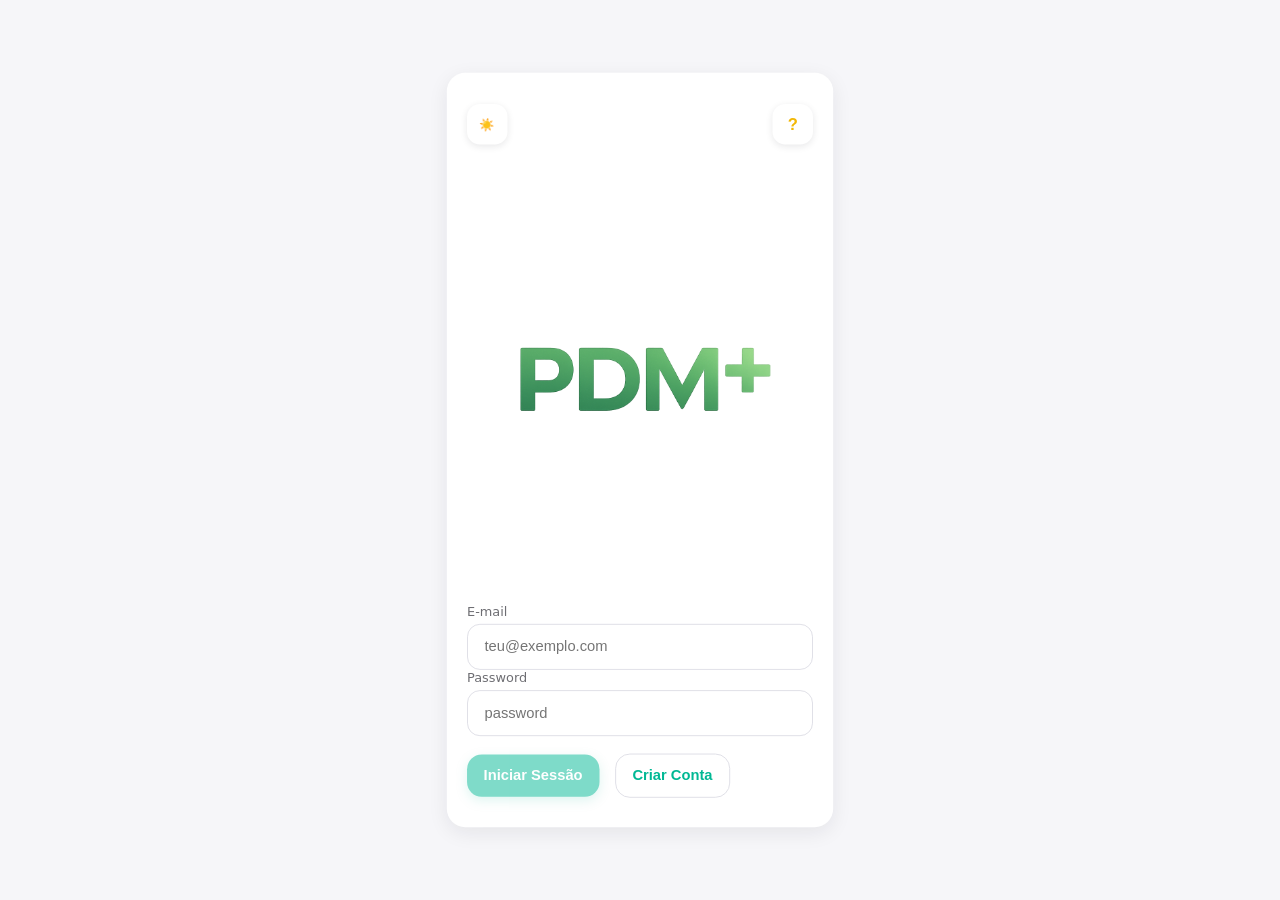
<file: index.html>
<!doctype html>
<html lang="pt">
<head>
  <meta charset="utf-8" />
  <meta name="viewport" content="width=device-width,initial-scale=1" />
  <title>App Login</title>
  <link rel="stylesheet" href="style.css">
  <script src="scripts/login.js" defer></script>
</head>
<body>
  <div class="app">
    <div class="card" role="main" aria-labelledby="loginTitle">
      <div class="top-icons">
        <button class="icon-btn" aria-label="Alternar tema" onclick="toggleTheme()" type="button" style="box-shadow:0 2px 8px rgba(28,28,40,0.10);border:none;">
          <span id="themeToggleIcon">�~?��?</span>
        </button>
        <button class="icon-btn" aria-label="Ajuda" type="button" onclick="toggleHelp()" style="box-shadow:0 2px 8px rgba(28,28,40,0.10);border:none;"><span class="help-icon">?</span></button>
      </div>

      <!-- Brand image (single image PDM1) -->
      <img id="brandImage" src="resources/PDM1.png" alt="PDM">

      <div class="center-box">
        <div class="form-group">
          <div class="label">E-mail</div>
          <div class="input">
            <input type="email" id="email" placeholder="teu@exemplo.com" autocomplete="email">
          </div>
        </div>

        <!-- Help dialog (hidden by default) -->
        <div id="helpPanel" class="help-panel" role="dialog" aria-hidden="true" aria-label="Informações sobre PDM+">
          <div class="help-content">
            <button class="help-close" aria-label="Fechar" onclick="toggleHelp()">?</button>
            <p>O PDM+ é uma aplicação desenvolvida com o intuito de facilitar a comunicação entre proprietários e empreiteiros para desenvolver ou renovar habitações contidas nas ARUs dos Planos de Desenvolvimento Municipal dos respetivos concelhos da Área Metropolitana de Lisboa.</p>
          </div>
        </div>

        <div class="form-group">
          <div class="label">Password</div>
          <div class="input">
            <input type="password" id="password" placeholder="password" autocomplete="current-password">
          </div>
        </div>

        <button class="btn btn-primary" type="button" onclick="login()">Iniciar Sessão</button>

        <button class="btn btn-ghost" onclick="location.href='account-creation.html'">Criar Conta</button>

        <div id="mensagem" style="margin-top:10px;text-align:center;font-size:13px;color:var(--muted);"></div>
      </div>
    </div>
  </div>
</body>
</html>
</file>
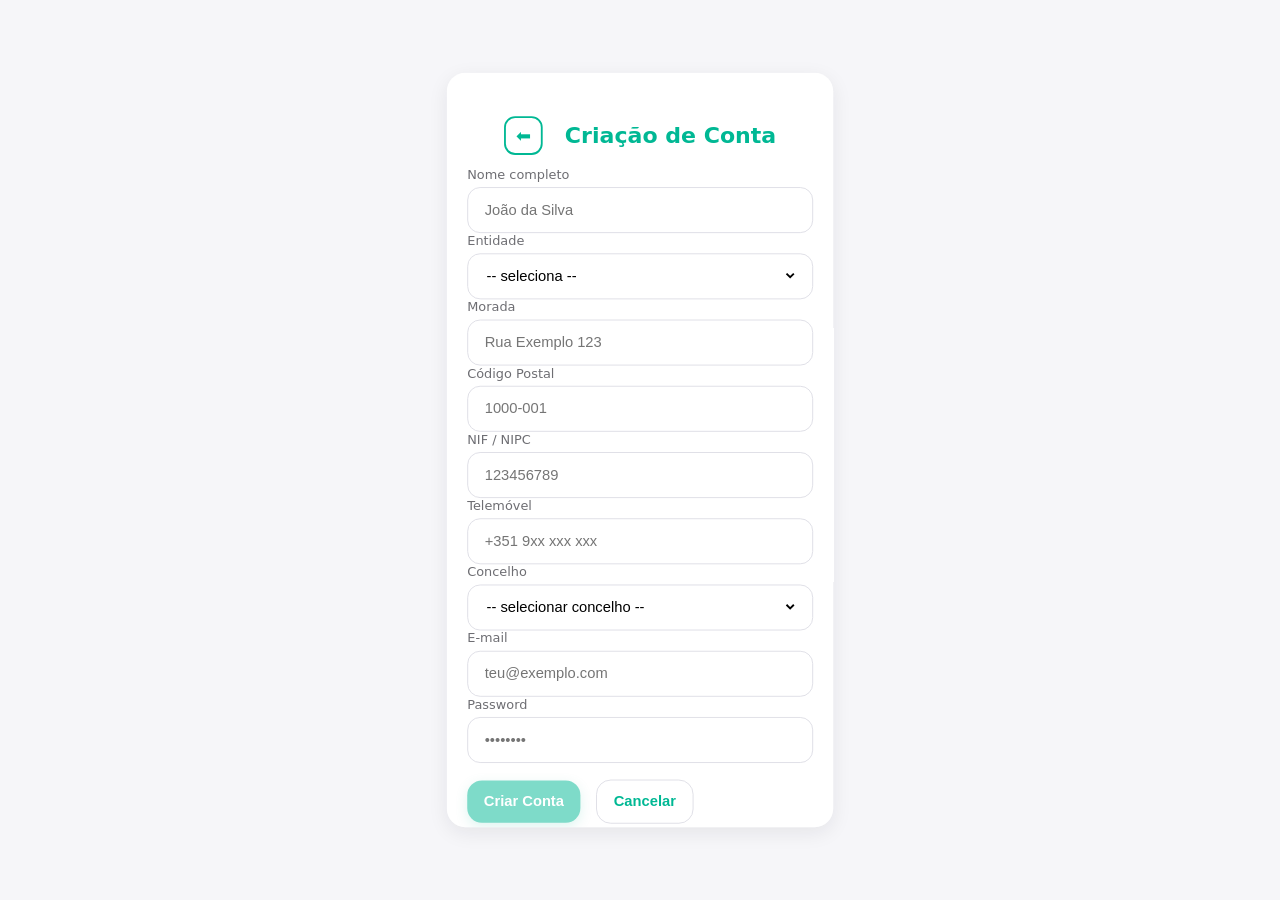
<file: account-creation.html>
<!doctype html>
<html lang="pt">
<head>
  <meta charset="utf-8" />
  <meta name="viewport" content="width=device-width,initial-scale=1" />
  <link rel="stylesheet" href="style.css">
  <script src="scripts/theme.js" defer></script>
</head>
<body>
  <div class="app">
    <div class="card" role="main" aria-labelledby="createTitle">
      
      <div class="header">
      <button class="help-btn" onclick="window.location.href='index.html'">⬅</button>
       <h2>Criação de Conta</h2>
    </div>

      <form id="createForm" onsubmit="handleSubmit(event)">
        <div class="form-group">
          <div class="label">Nome completo</div>
          <div class="input"><input name="nome" required placeholder="João da Silva"></div>
        </div>

        <div class="row">
          <div class="form-group small">
            <div class="label">Entidade</div>
            <div class="input">
              <select id="entidadeSelect" name="entidade">
                <option value="">-- seleciona --</option>
                <option value="Proprietario">Proprietário</option>
                <option value="Empreiteiro">Empreiteiro</option>
              </select>
            </div>
          </div>

          <div class="form-group small" id="categoriaWrapper" style="display:none;">
            <div class="label">Categoria</div>
            <div class="input multi-select">
              <select id="categoriaSelect" name="categoria" multiple size="7" aria-label="Selecione uma ou mais categorias">
                <option>Arquiteto</option>
                <option>Canalizador</option>
                <option>Carpinteiro</option>
                <option>Eletricista</option>
                <option>Engenheiro</option>
                <option>Pedreiro</option>
                <option>Pintor</option>
              </select>
            </div>
          </div>
        </div>

        <div class="row">
          <div class="form-group small">
            <div class="label">Morada</div>
            <div class="input"><input name="morada" placeholder="Rua Exemplo 123"></div>
          </div>
          <div class="form-group small">
            <div class="label">Código Postal</div>
            <div class="input"><input name="codpostal" placeholder="1000-001"></div>
          </div>
        </div>

        <div class="form-group">
          <div class="label">NIF / NIPC</div>
          <div class="input"><input name="nif" placeholder="123456789"></div>
        </div>

        <div class="form-group">
          <div class="label">Telemóvel</div>
          <div class="input"><input name="telemovel" placeholder="+351 9xx xxx xxx"></div>
        </div>

        <div class="form-group">
          <div class="label">Concelho</div>
          <div class="input">
            <select name="concelho">
              <option value="">-- selecionar concelho --</option>
              <option>Lisboa</option>
              <option>Amadora</option>
              <option>Oeiras</option>
              <option>Cascais</option>
              <option>Sintra</option>
              <option>Loures</option>
              <option>Odivelas</option>
              <option>Vila Franca de Xira</option>
              <option>Mafra</option>
              <option>Almada</option>
              <option>Seixal</option>
              <option>Barreiro</option>
              <option>Moita</option>
              <option>Montijo</option>
              <option>Alcochete</option>
              <option>Palmela</option>
              <option>Sesimbra</option>
              <option>Setúbal</option>
            </select>
          </div>
        </div>

        <div class="form-group">
          <div class="label">E-mail</div>
          <div class="input"><input type="email" name="email" placeholder="teu@exemplo.com"></div>
        </div>

        <div class="form-group">
          <div class="label">Password</div>
          <div class="input"><input type="password" name="password" placeholder="••••••••"></div>
        </div>

        <div class="flex-row mt-8" style="margin-top:18px; gap:10px;">
          <button id="createBtn" class="btn btn-primary" type="submit" disabled aria-disabled="true">Criar Conta</button>
          <button class="btn btn-ghost" type="button" onclick="location.href='index.html'">Cancelar</button>
        </div>
      </form>
    </div>
  </div>

  <script src="scripts/account.js" defer></script>
</body>
</html>
</file>
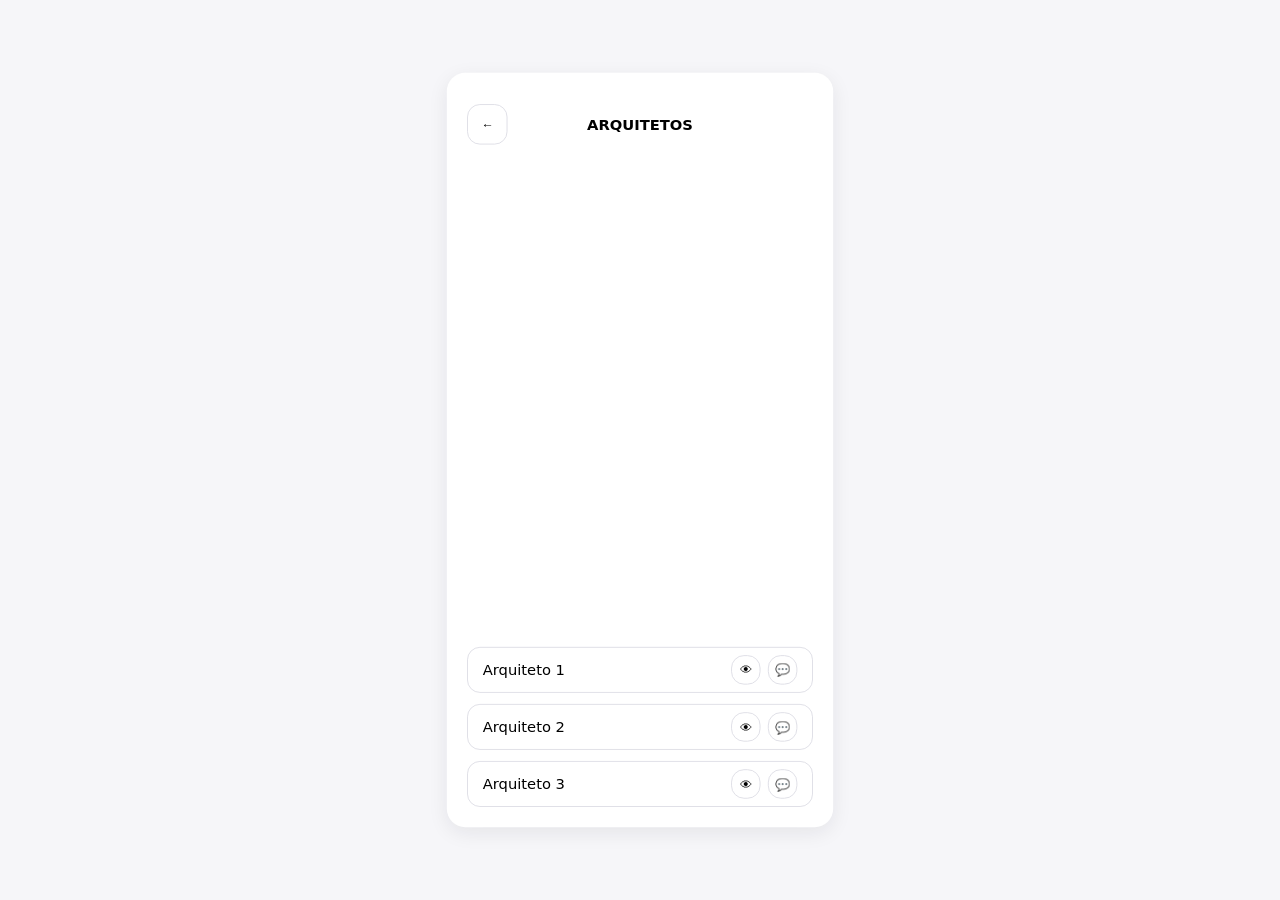
<file: architect-list.html>
<!doctype html>
<html lang="pt">
<head>
  <meta charset="utf-8">
  <meta name="viewport" content="width=device-width,initial-scale=1">
  <title>Arquitetos</title>
  <link rel="stylesheet" href="style.css">
  <script>
    const arquitetos = [
      { nome: "Arquiteto 1" },
      { nome: "Arquiteto 2" },
      { nome: "Arquiteto 3" }
    ];
    window.onload = () => {
      const lista = document.getElementById('lista');
      arquitetos.forEach((a, i) => {
        const item = document.createElement('div');
        item.className = 'input';
        item.style.cursor = 'pointer';
        item.innerHTML = `
          <span>${a.nome}</span>
          <span style="margin-left:auto;display:flex;gap:8px;">
            <button class="icon-btn" style="width:32px;height:32px;" onclick="verPerfil(${i})">👁</button>
            <button class="icon-btn" style="width:32px;height:32px;" onclick="abrirChat(${i})">💬</button>
          </span>
        `;
        lista.appendChild(item);
      });
    };
    function verPerfil(i){ location.href='perfil.html?i='+i; }
    function abrirChat(i){ location.href='chat.html?i='+i; }
  </script>
</head>
<body>
  <div class="app">
    <div class="card">
      <div class="top-icons">
        <button class="icon-btn" onclick="location.href='area.html'">←</button>
        <div style="font-weight:700;">ARQUITETOS</div>
        <div style="width:44px"></div>
      </div>
      <div id="lista" style="display:flex;flex-direction:column;gap:12px;margin-top:18px;"></div>
    </div>
  </div>
</body>
</html>
</file>
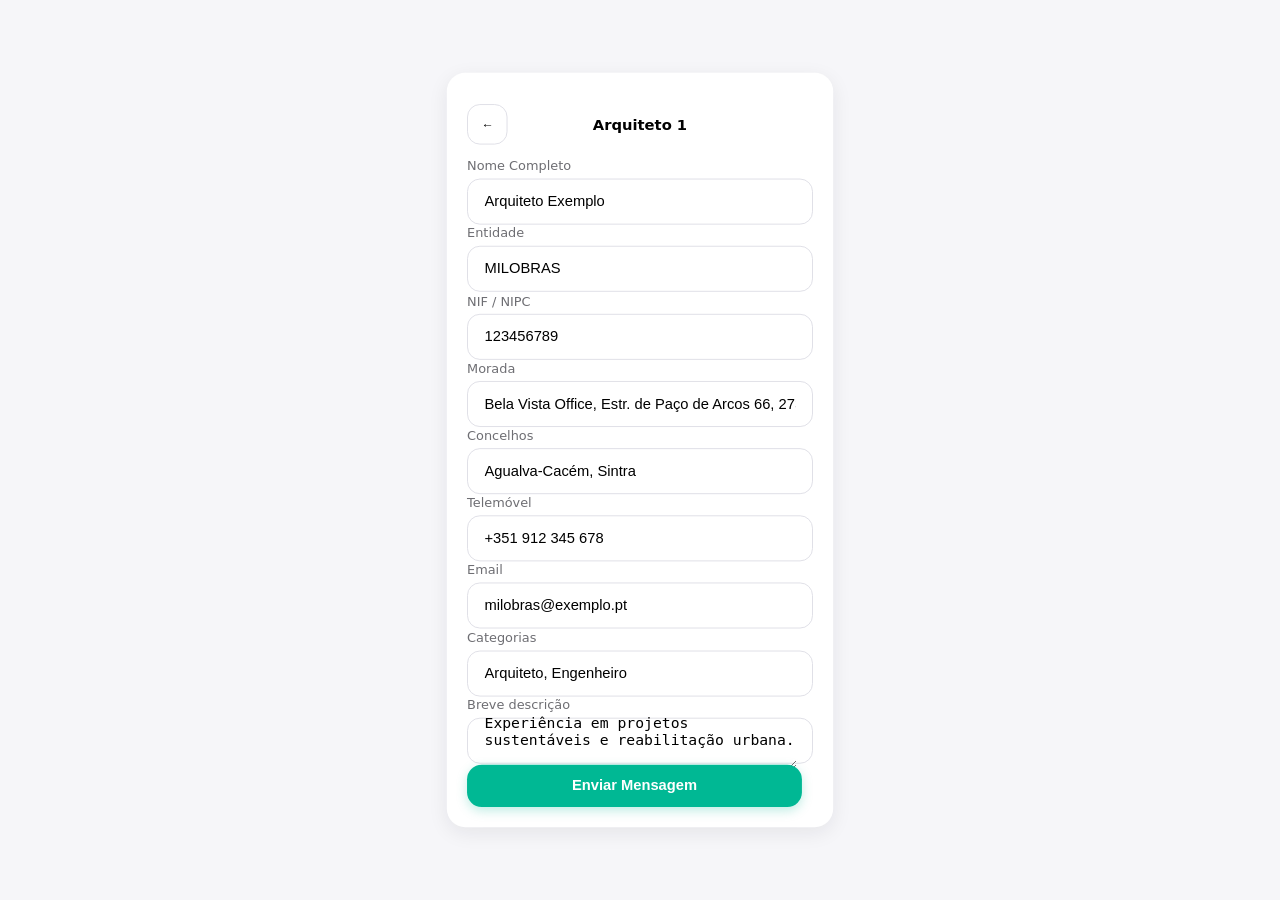
<file: architect-profiles.html>
<!doctype html>
<html lang="pt">
<head>
  <meta charset="utf-8">
  <meta name="viewport" content="width=device-width,initial-scale=1">
  <title>Perfil Arquiteto</title>
  <link rel="stylesheet" href="style.css">
  <script src="scripts/theme.js" defer></script>
  <script>
    window.onload = () => {
      const params = new URLSearchParams(location.search);
      const i = params.get('i') || 0;
      document.getElementById('titulo').textContent = "Arquiteto " + (parseInt(i)+1);
      // Tornar todos os campos apenas leitura neste detalhe
      document.querySelectorAll('input, textarea').forEach(el => {
        el.readOnly = true;
        el.setAttribute('aria-readonly', 'true');
      });
    };
  </script>
  <script src="scripts/theme.js" defer></script>
</head>
<body>
  <div class="app">
    <div class="card">
      <div class="top-icons">
        <button class="icon-btn" onclick="location.href='arquitetos.html'">←</button>
        <div id="titulo" style="font-weight:700;">Arquiteto</div>
        <div style="width:44px"></div>
      </div>

      <div class="form-group"><div class="label">Nome Completo</div><div class="input"><input value="Arquiteto Exemplo"></div></div>
      <div class="form-group"><div class="label">Entidade</div><div class="input"><input value="MILOBRAS"></div></div>
      <div class="form-group"><div class="label">NIF / NIPC</div><div class="input"><input value="123456789"></div></div>
      <div class="form-group"><div class="label">Morada</div><div class="input"><input value="Bela Vista Office, Estr. de Paço de Arcos 66, 2735-308"></div></div>
      <div class="form-group"><div class="label">Concelhos</div><div class="input"><input value="Agualva-Cacém, Sintra"></div></div>
      <div class="form-group"><div class="label">Telemóvel</div><div class="input"><input value="+351 912 345 678"></div></div>
      <div class="form-group"><div class="label">Email</div><div class="input"><input value="milobras@exemplo.pt"></div></div>
      <div class="form-group"><div class="label">Categorias</div><div class="input"><input value="Arquiteto, Engenheiro"></div></div>

      <div class="form-group">
        <div class="label">Breve descrição</div>
        <div class="input">
          <textarea rows="3" placeholder="Breve resumo do arquiteto...">Experiência em projetos sustentáveis e reabilitação urbana.</textarea>
        </div>
      </div>

      <button class="btn btn-primary" onclick="location.href='chat.html'">Enviar Mensagem</button>
    </div>
  </div>
</body>
</html>
</file>
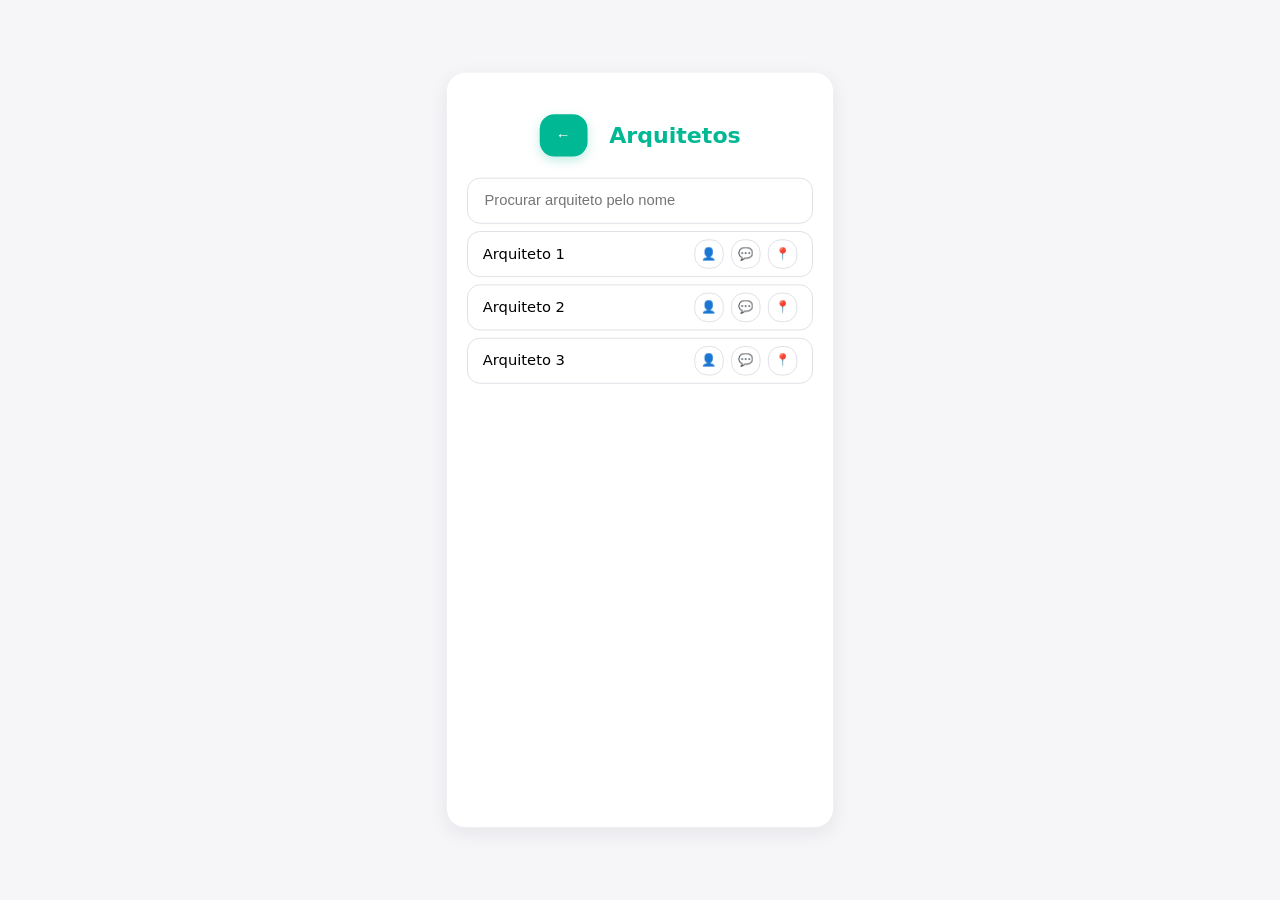
<file: arquitetos.html>
<!doctype html>
<html lang="pt">
<head>
  <meta charset="utf-8">
  <meta name="viewport" content="width=device-width,initial-scale=1">
  <title>Arquitetos</title>
  <link rel="stylesheet" href="style.css">
  <script src="scripts/theme.js" defer></script>
  <script>
    const arquitetos = [
      {
        nome: "Arquiteto 1",
        morada: "Bela Vista Office, Estr. de Paço de Arcos 66, 2735-308",
        coords: { lat: 38.7609, lng: -9.297 }
      },
      {
        nome: "Arquiteto 2",
        morada: "Av. de Sintra 120, 2710-716 Sintra",
        coords: { lat: 38.8021, lng: -9.3786 }
      },
      {
        nome: "Arquiteto 3",
        morada: "Rua da Liberdade 10, 2635-123 Rio de Mouro",
        coords: { lat: 38.7705, lng: -9.3278 }
      }
    ];

    window.addEventListener('DOMContentLoaded', () => {
      const searchInput = document.getElementById('architectSearch');
      renderList();
      if (searchInput) {
        searchInput.addEventListener('input', () => renderList(searchInput.value));
      }
    });

    function renderList(filterText = '') {
      const lista = document.getElementById('lista');
      if (!lista) return;
      lista.innerHTML = '';

      const query = filterText.trim().toLowerCase();
      const filtered = arquitetos
        .map((a, idx) => ({ ...a, idx }))
        .filter(({ nome }) => !query || (nome || '').toLowerCase().includes(query));

      filtered.forEach((a) => {
        const item = document.createElement('div');
        item.className = 'input';
        item.style.cursor = 'pointer';
        item.style.alignItems = 'center';
        item.style.fontWeight = '500';
        item.style.marginTop = '8px'; // espacamento vertical entre itens
        item.innerHTML = `
          <span>${a.nome}</span>
          <span style="margin-left:auto;display:flex;gap:8px;">
            <button class="icon-btn" style="width:32px;height:32px;" title="profile" aria-label="profile" onclick="verPerfil(${a.idx})">&#128100;</button>
            <button class="icon-btn" style="width:32px;height:32px;" title="message" aria-label="message" onclick="abrirChat(${a.idx})">&#128172;</button>
            <button class="icon-btn" style="width:32px;height:32px;" title="location" aria-label="location" onclick="fixarNoMapa(${a.idx})">&#128205;</button>
          </span>
        `;
        lista.appendChild(item);
      });
    }

    function verPerfil(i){ location.href='architect-profiles.html?i='+i; }
    function abrirChat(i){ location.href='chat.html?i='+i; }
    function fixarNoMapa(i){
      const escolhido = arquitetos[i];
      if (!escolhido) return;
      localStorage.setItem('selectedArchitectLocation', JSON.stringify({
        nome: escolhido.nome,
        morada: escolhido.morada,
        coords: escolhido.coords
      }));
      location.href = 'area.html';
    }
  </script>
</head>
<body>
  <div class="app">
    <div class="card" role="main" aria-labelledby="architectsTitle" style="justify-content:flex-start;">
      <div class="header">
        <button class="btn btn-primary" onclick="location.href='search.html'">&#8592;</button>
        <h2 id="architectsTitle">Arquitetos</h2>
      </div>
      <div class="input" style="margin-top:12px;">
        <input id="architectSearch" type="search" placeholder="Procurar arquiteto pelo nome" aria-label="Procurar arquiteto">
      </div>
      <div id="lista" style="margin-top:0;"></div>
    </div>
  </div>
</body>
</html>
</file>
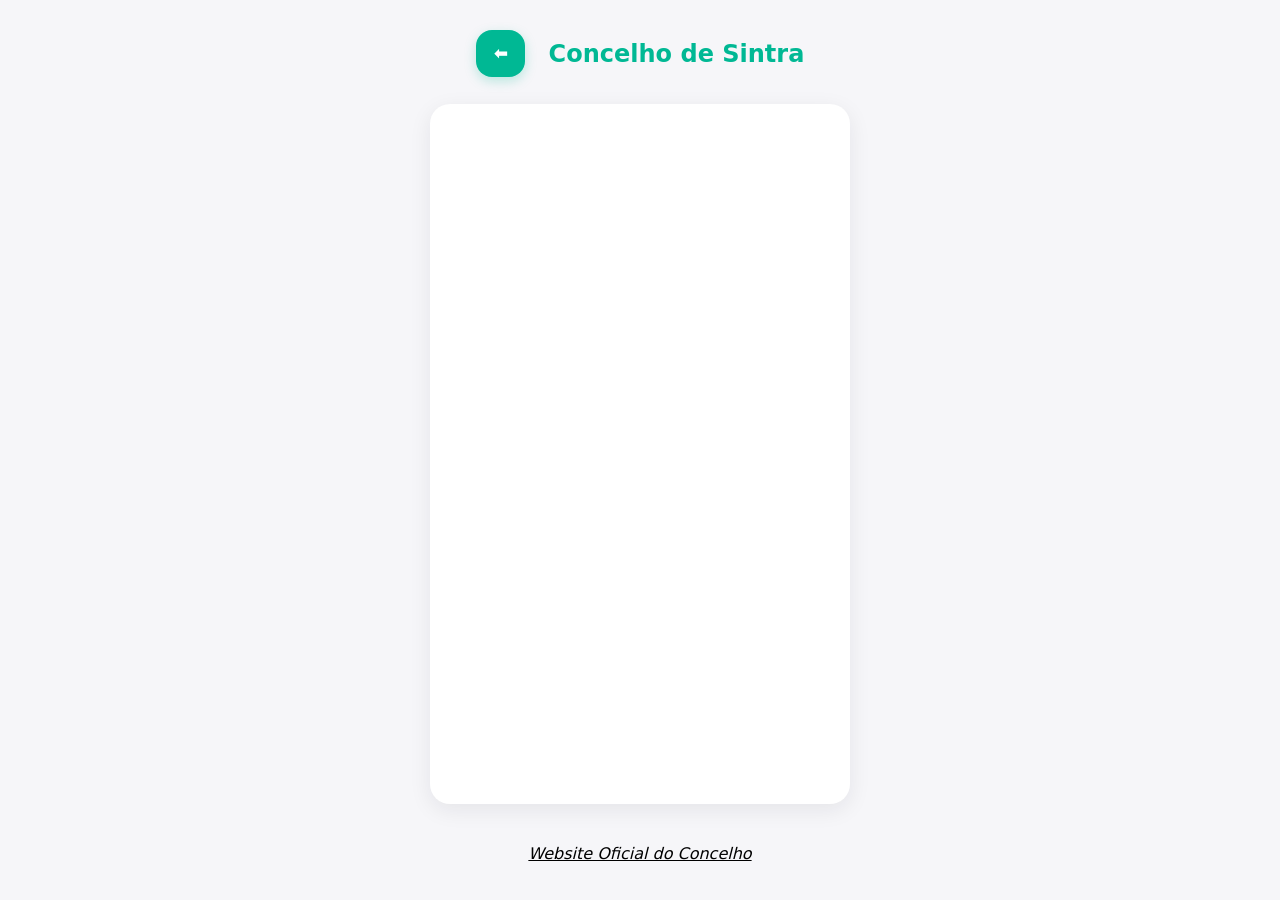
<file: bens-pens.html>
<!DOCTYPE html>
<html lang="pt">
<head>
<meta charset="UTF-8">
<meta name="viewport" content="width=device-width, initial-scale=1.0">
<title>Benefícios e Penalizações</title>
<script src="scripts/theme.js" defer></script>
<link rel="stylesheet" href="style.css">


</head>
<body class="pdf-page">
  <div class="header">
  <button class="btn btn-primary" onclick="window.location.href='area.html'">⬅</button>
  <h2>Concelho de Sintra</h2>
  </div>

  <!-- PDF -->
  <div class="pdf-card">
    <iframe 
      src="resources/bens_pens.pdf"
      class="pdf-frame">
    </iframe>
  </div>

  <p style="text-align:center; margin: 0 0 40px 0;">
    <a href="https://cm-sintra.pt/territorial/aru" target="_blank" rel="noopener noreferrer" class="app-link">
      Website Oficial do Concelho
    </a>
  </p>

</body>
</html>
</file>
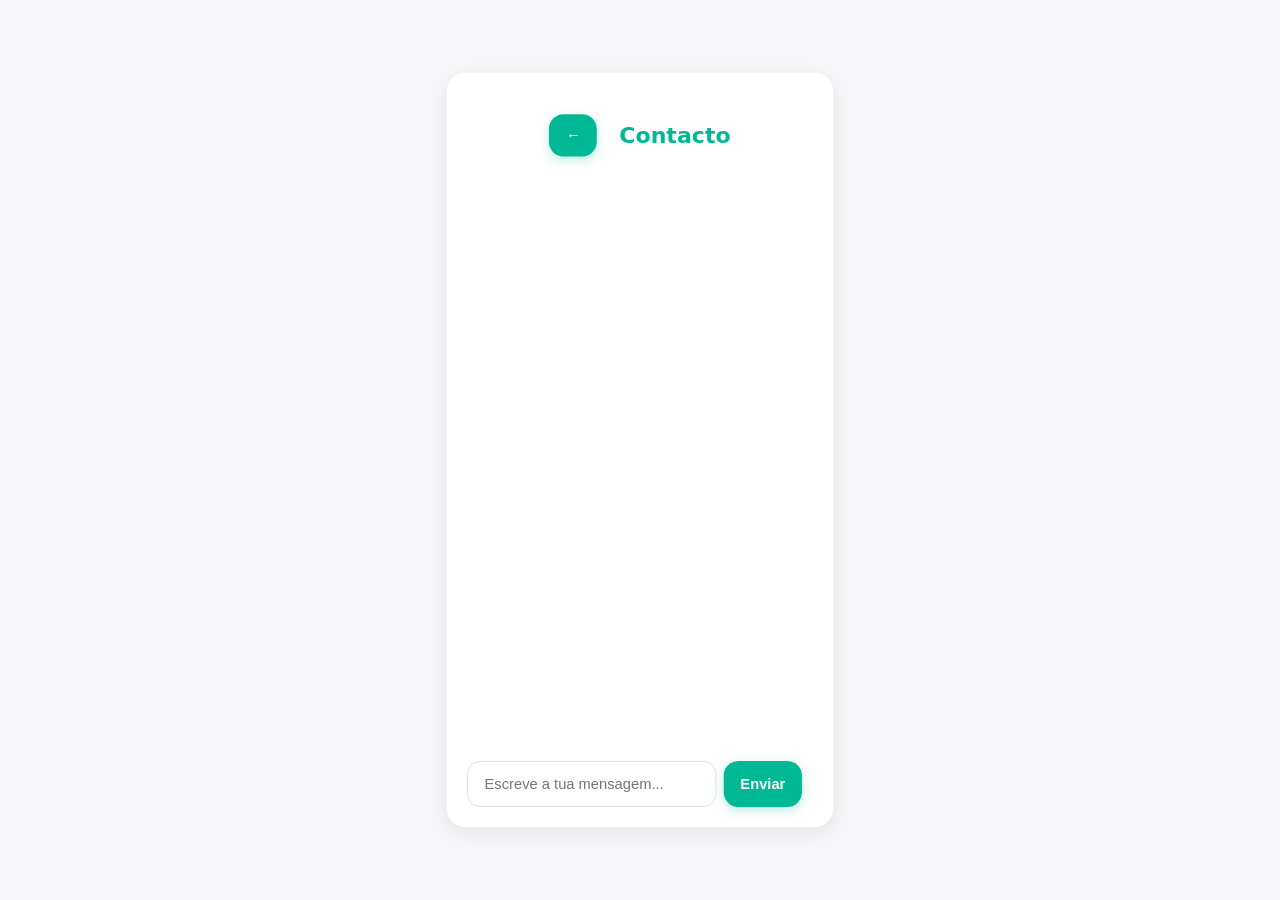
<file: chat.html>
<!doctype html>
<html lang="pt">
<head>
  <meta charset="utf-8">
  <meta name="viewport" content="width=device-width,initial-scale=1">
  <title>Chat</title>
  <link rel="stylesheet" href="style.css">
  <script src="scripts/theme.js" defer></script>
  <script>
    const STORAGE_KEY = 'conversations';

    function loadConversations() {
      try {
        return JSON.parse(localStorage.getItem(STORAGE_KEY) || '[]');
      } catch (e) {
        return [];
      }
    }

    function saveConversations(conversations) {
      localStorage.setItem(STORAGE_KEY, JSON.stringify(conversations));
    }

    function getContactId() {
      try {
        const params = new URLSearchParams(location.search);
        const raw = params.get('i');
        return raw !== null ? String(raw) : 'manual';
      } catch (e) {
        return 'manual';
      }
    }

    // Determina o nome do contacto com base no indice vindo de arquitetos.html (?i=0,1,2,...)
    function getContactName(contactId) {
      const conversations = loadConversations();
      const saved = conversations.find(c => c.id === contactId);
      if (saved && saved.name) return saved.name;

      try {
        const params = new URLSearchParams(location.search);
        const nameParam = params.get('n');
        if (nameParam) return nameParam;
        const i = parseInt(params.get('i'), 10);
        if (!isNaN(i)) return "Arquiteto " + (i + 1);
      } catch (e) {
        /* ignore */
      }
      return "Contacto";
    }

    function ensureConversation(contactId, contactName) {
      const conversations = loadConversations();
      let conversation = conversations.find(c => c.id === contactId);

      if (!conversation) {
        conversation = { id: contactId, name: contactName, messages: [] };
        conversations.push(conversation);
        saveConversations(conversations);
      } else if (contactName && conversation.name !== contactName) {
        conversation.name = contactName;
        saveConversations(conversations);
      }

      return { conversation, conversations };
    }

    function createBubble(message) {
      const bubble = document.createElement('div');
      const fromUser = message.from !== 'architect';
      bubble.style.alignSelf = fromUser ? 'flex-end' : 'flex-start';
      bubble.style.background = fromUser ? 'var(--primary-soft)' : 'var(--surface)';
      bubble.style.borderRadius = '16px';
      bubble.style.padding = '8px 12px';
      bubble.style.marginTop = '6px';
      bubble.style.maxWidth = '80%';
      bubble.style.fontSize = '14px';
      bubble.textContent = message.text;
      return bubble;
    }

    function renderHistory(contactId, contactName) {
      const chatWindow = document.getElementById('chatWindow');
      if (!chatWindow) return;

      chatWindow.innerHTML = '';
      const { conversation } = ensureConversation(contactId, contactName);
      conversation.messages.forEach(msg => {
        chatWindow.appendChild(createBubble(msg));
      });
      chatWindow.scrollTop = chatWindow.scrollHeight;
    }

    function sendChatMessage(contactId, contactName) {
      const input = document.getElementById('chatMessage');
      const chatWindow = document.getElementById('chatWindow');
      if (!input || !chatWindow) return;

      const text = (input.value || "").trim();
      if (!text) return;

      const { conversation, conversations } = ensureConversation(contactId, contactName);
      const message = { from: 'user', text, ts: Date.now() };
      conversation.messages.push(message);
      saveConversations(conversations);

      chatWindow.appendChild(createBubble(message));
      input.value = '';
      chatWindow.scrollTop = chatWindow.scrollHeight;
    }

    window.addEventListener('DOMContentLoaded', () => {
      const contactId = getContactId();
      const contactName = getContactName(contactId);

      const titleEl = document.getElementById('chatTitle');
      if (titleEl) titleEl.textContent = contactName;

      renderHistory(contactId, contactName);

      const input = document.getElementById('chatMessage');
      const form = document.getElementById('chatForm');

      if (form) {
        form.addEventListener('submit', function (e) {
          e.preventDefault();
          sendChatMessage(contactId, contactName);
        });
      }

      if (input) {
        input.addEventListener('keydown', function (e) {
          if (e.key === 'Enter' && !e.shiftKey) {
            e.preventDefault();
            sendChatMessage(contactId, contactName);
          }
        });
      }
    });
  </script>
</head>
<body>
  <div class="app">
    <div class="card" role="main" aria-labelledby="chatTitle" style="justify-content:flex-start;">
      <div class="header">
        <button class="btn btn-primary" type="button" onclick="location.href='area.html'">&#8592;</button>
        <h2 id="chatTitle">Contacto</h2>
      </div>

      <!-- Janela de mensagens -->
      <div id="chatWindow"
           style="margin-top:12px; flex:1; min-height:0; display:flex; flex-direction:column; overflow-y:auto;">
      </div>

      <!-- Caixa de escrita + botao enviar -->
      <form id="chatForm" style="margin-top:12px; display:flex; gap:8px;">
        <div class="input" style="flex:1;">
          <input id="chatMessage" type="text" placeholder="Escreve a tua mensagem...">
        </div>
        <button class="btn btn-primary" type="submit">Enviar</button>
      </form>
    </div>
  </div>
</body>
</html>
</file>
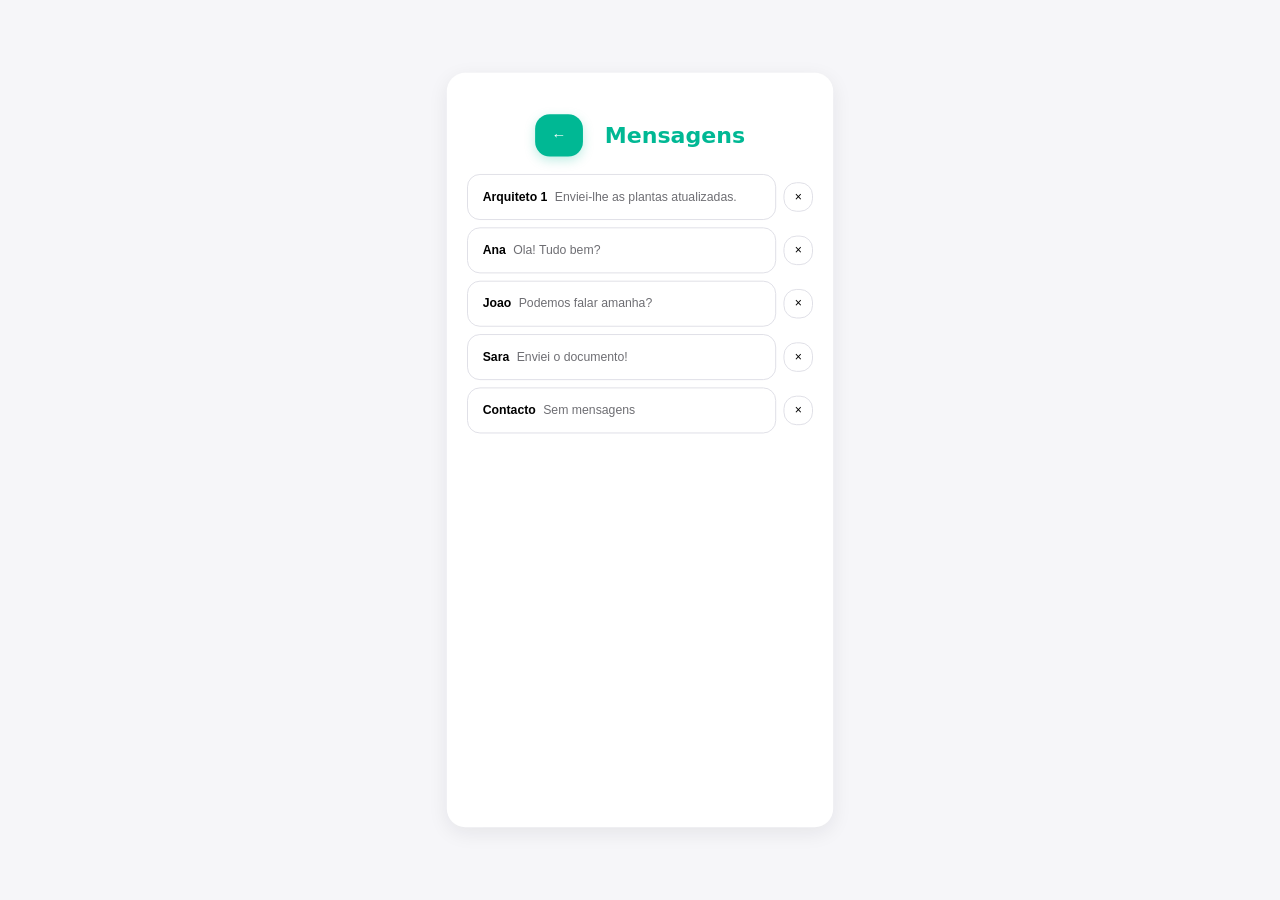
<file: messages.html>
<!doctype html>
<html lang="pt">
<head>
  <meta charset="UTF-8">
  <meta name="viewport" content="width=device-width, initial-scale=1.0">
  <title>Mensagens</title>
  <link rel="stylesheet" href="style.css">
  <script src="scripts/theme.js" defer></script>
</head>
<body>
  <div class="app">
    <div class="card" role="main" aria-labelledby="messagesTitle" style="justify-content:flex-start;">
      <div class="header">
        <button class="btn btn-primary" onclick="location.href='area.html'">&#8592;</button>
        <h2 id="messagesTitle">Mensagens</h2>
      </div>

      <div class="chat-list" style="margin-top: 8px; display:flex; flex-direction:column; gap:8px;"></div>
    </div>
  </div>
  <script>
    (function () {
      const STORAGE_KEY = 'conversations';
      const DELETED_DEFAULT_KEY = 'deletedDefaultConversations';
      const DEFAULT_CONVERSATIONS = [
        { id: 'default-1', name: 'Arquiteto 1', preview: 'Enviei-lhe as plantas atualizadas.' },
        { id: 'default-2', name: 'Ana', preview: 'Ola! Tudo bem?' },
        { id: 'default-3', name: 'Joao', preview: 'Podemos falar amanha?' },
        { id: 'default-4', name: 'Sara', preview: 'Enviei o documento!' }
      ];

      function loadConversations() {
        try {
          return JSON.parse(localStorage.getItem(STORAGE_KEY) || '[]');
        } catch (e) {
          return [];
        }
      }

      function saveConversations(list) {
        localStorage.setItem(STORAGE_KEY, JSON.stringify(list));
      }

      function loadDeletedDefaults() {
        try {
          const parsed = JSON.parse(localStorage.getItem(DELETED_DEFAULT_KEY) || '[]');
          return new Set(Array.isArray(parsed) ? parsed : []);
        } catch (e) {
          return new Set();
        }
      }

      function saveDeletedDefaults(set) {
        localStorage.setItem(DELETED_DEFAULT_KEY, JSON.stringify(Array.from(set)));
      }

      function getLastTimestamp(conversation) {
        const last = conversation && conversation.messages && conversation.messages[conversation.messages.length - 1];
        return last && typeof last.ts === 'number' ? last.ts : 0;
      }

      function createRow({ name, preview, onOpen, onDelete }) {
        const list = document.querySelector('.chat-list');
        if (!list) return;

        const row = document.createElement('div');
        row.style.display = 'flex';
        row.style.alignItems = 'center';
        row.style.gap = '8px';

        const btn = document.createElement('button');
        btn.className = 'input chat';
        btn.type = 'button';
        btn.style.flex = '1';
        btn.onclick = onOpen;
        btn.innerHTML = `<strong>${name || 'Contacto'}</strong>
          <span style="margin-left:8px; color:var(--muted);">${preview}</span>`;

        const del = document.createElement('button');
        del.className = 'icon-btn';
        del.type = 'button';
        del.style.width = '32px';
        del.style.height = '32px';
        del.setAttribute('aria-label', 'Apagar conversa');
        del.textContent = '×';
        del.onclick = (ev) => {
          ev.stopPropagation();
          onDelete();
        };

        row.appendChild(btn);
        row.appendChild(del);
        list.appendChild(row);
      }

      function renderConversations() {
        const list = document.querySelector('.chat-list');
        if (!list) return;

        list.innerHTML = '';
        const deletedDefaults = loadDeletedDefaults();

        DEFAULT_CONVERSATIONS
          .filter((conv) => !deletedDefaults.has(conv.id))
          .forEach((conv) => {
            createRow({
              name: conv.name,
              preview: conv.preview,
              onOpen: () => {
                const params = new URLSearchParams({ i: conv.id, n: conv.name });
                location.href = 'chat.html?' + params.toString();
              },
              onDelete: () => {
                const updated = loadDeletedDefaults();
                updated.add(conv.id);
                saveDeletedDefaults(updated);
                renderConversations();
              }
            });
          });

        const conversations = loadConversations();
        conversations
          .slice()
          .sort((a, b) => getLastTimestamp(b) - getLastTimestamp(a))
          .forEach(conv => {
            const last = conv.messages && conv.messages.length ? conv.messages[conv.messages.length - 1].text : '';
            const preview = (last || '').trim() || 'Sem mensagens';

            createRow({
              name: conv.name || 'Contacto',
              preview,
              onOpen: () => {
                const params = new URLSearchParams({
                  i: conv.id,
                  n: conv.name || 'Contacto'
                });
                location.href = 'chat.html?' + params.toString();
              },
              onDelete: () => {
                const remaining = loadConversations().filter((c) => c.id !== conv.id);
                saveConversations(remaining);
                renderConversations();
              }
            });
          });
      }

      document.addEventListener('DOMContentLoaded', renderConversations);
    })();
  </script>
</body>
</html>
</file>
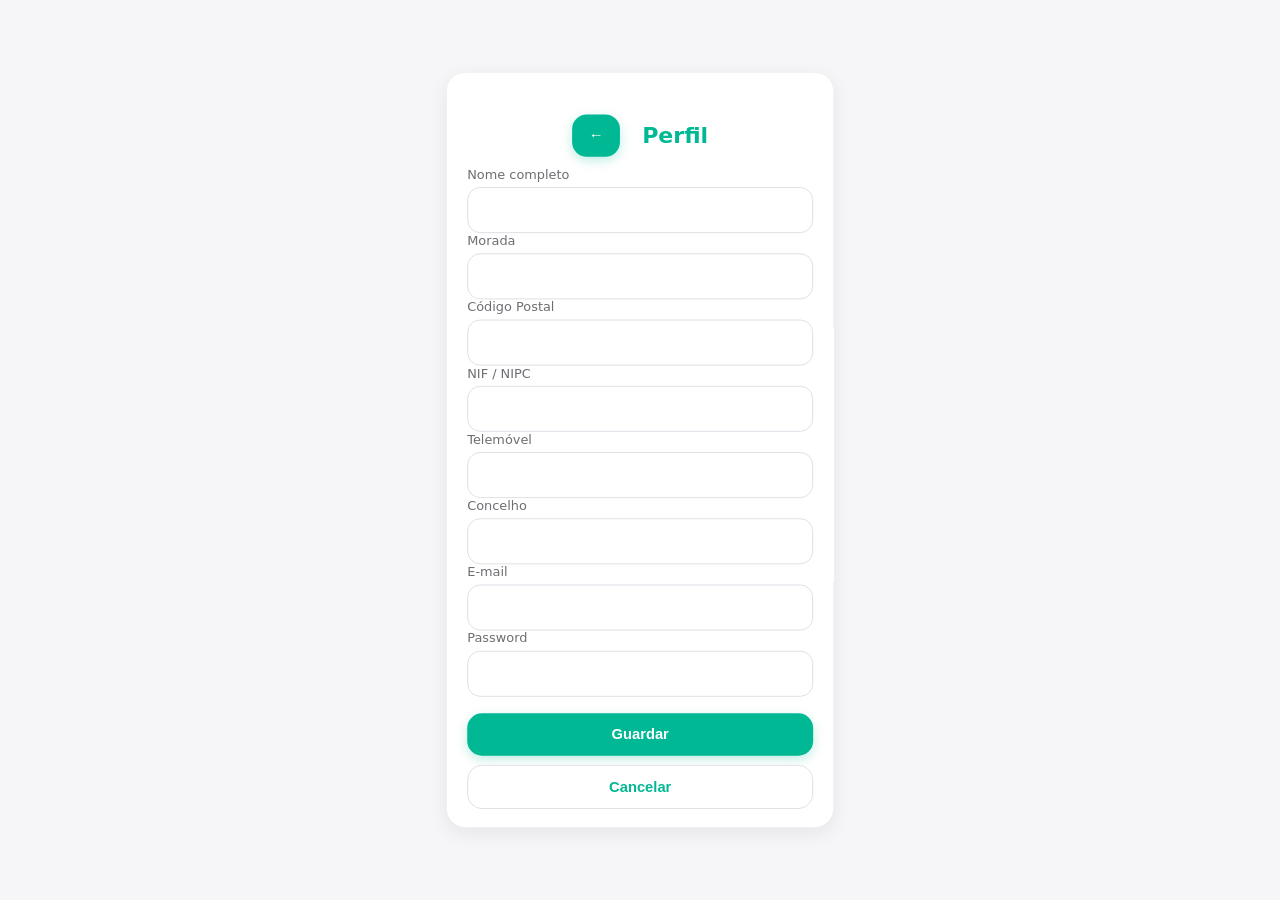
<file: perfil.html>
<!doctype html>
<html lang="pt">
<head>
  <meta charset="UTF-8">
  <meta name="viewport" content="width=device-width, initial-scale=1.0">
  <link rel="stylesheet" href="style.css">
  <script src="scripts/theme.js" defer></script>
  <title>Perfil</title>
</head>
<body>
  <div class="app">
    <div class="card" role="main" aria-labelledby="profileTitle" style="justify-content:flex-start;">
      <div class="header">
        <button class="btn btn-primary" onclick="window.location.href='area.html'">&#8592;</button>
        <h2 id="profileTitle">Perfil</h2>
      </div>

      <form id="profileForm" onsubmit="event.preventDefault()">
        <div class="form-group">
          <div class="label">Nome completo</div>
          <div class="input"><input name="nome" value=""></div>
        </div>

        <div class="form-group">
          <div class="label">Morada</div>
          <div class="input"><input name="morada" value=""></div>
        </div>

        <div class="form-group">
          <div class="label">Código Postal</div>
          <div class="input"><input name="codpostal" value=""></div>
        </div>

        <div class="form-group">
          <div class="label">NIF / NIPC</div>
          <div class="input"><input name="nif" value=""></div>
        </div>

        <div class="form-group">
          <div class="label">Telemóvel</div>
          <div class="input"><input name="telemovel" value=""></div>
        </div>

        <div class="form-group">
          <div class="label">Concelho</div>
          <div class="input"><input name="concelho" value=""></div>
        </div>

        <div class="form-group">
          <div class="label">E-mail</div>
          <div class="input"><input type="email" name="email" value=""></div>
        </div>

        <div class="form-group" style="margin-bottom: 8px;">
          <div class="label">Password</div>
          <div class="input"><input type="password" name="password" value=""></div>
        </div>

        <div class="form-group" id="categoriaGroup" style="display:none; margin-top:12px;">
          <div class="label">Categoria (Empreiteiro)</div>
          <div class="input multi-select">
            <select name="categoria" id="categoriaSelect" multiple size="7" aria-label="Selecione uma ou mais categorias">
              <option>Arquiteto</option>
              <option>Canalizador</option>
              <option>Carpinteiro</option>
              <option>Eletricista</option>
              <option>Engenheiro</option>
              <option>Pedreiro</option>
              <option>Pintor</option>
            </select>
          </div>
        </div>

        <div class="footer" id="profileActions" style="margin-top:18px; gap:10px;">
          <button class="btn btn-primary" type="submit" style="width:100%; margin-right:0;">Guardar</button>
          <button class="btn btn-ghost" type="button" style="width:100%;" onclick="location.href='area.html'">Cancelar</button>
        </div>
      </form>
      <div id="saveStatus" style="margin-top:8px; color:var(--muted); font-size:13px;"></div>
    </div>
  </div>
  <script>
    (function(){
      const STORAGE_KEY = 'accounts';
      let isEmpreiteiro = false;
      const categoriaGroup = document.getElementById('categoriaGroup');
      const categoriaSelect = document.getElementById('categoriaSelect');

      function normalizeCategoria(val){
        if(Array.isArray(val)) return val;
        if(typeof val === 'string'){
          return val.split(',').map(v => v.trim()).filter(Boolean);
        }
        return [];
      }

      function setCategoria(select, value){
        if(!select) return;
        const values = normalizeCategoria(value).map(v => v.toLowerCase());
        Array.from(select.options || []).forEach(opt => {
          const optVal = (opt.value || opt.text || '').trim().toLowerCase();
          opt.selected = values.includes(optVal);
        });
      }

      function getCategoriaValues(select){
        if(!select) return [];
        if(select.selectedOptions){
          return Array.from(select.selectedOptions).map(o => (o.value || '').trim()).filter(Boolean);
        }
        const val = (select.value || '').trim();
        return val ? [val] : [];
      }

      function toggleCategory(show){
        if(categoriaGroup) categoriaGroup.style.display = show ? 'block' : 'none';
        if(!show && categoriaSelect) setCategoria(categoriaSelect, []);
      }

      function loadAccounts(){
        try{
          return JSON.parse(localStorage.getItem(STORAGE_KEY) || '[]');
        }catch(e){
          return [];
        }
      }

      function saveAccounts(list){
        localStorage.setItem(STORAGE_KEY, JSON.stringify(list));
      }

      function findAccount(email, list){
        return list.find(a => (a.email || '').toLowerCase() === email);
      }

      function fillForm(form, account){
        if(!account) return;
        const fields = ['nome','morada','codpostal','nif','telemovel','concelho','email','password','categoria'];
        fields.forEach(name => {
          const el = form.elements[name];
          if(!el) return;
          if(name === 'categoria'){
            setCategoria(el, account[name]);
            return;
          }
          el.value = account[name] || '';
        });
      }

      function handleSubmit(e){
        e.preventDefault();
        const form = e.target;
        const status = document.getElementById('saveStatus');
        const emailField = form.elements['email'];
        const emailVal = emailField ? (emailField.value || '').trim().toLowerCase() : '';
        if(!emailVal){
          if(status) status.textContent = 'Preencha o e-mail para guardar.';
          return;
        }

        const accounts = loadAccounts();
        let account = findAccount(emailVal, accounts);
        if(!account){
          account = {};
          accounts.push(account);
        }

        ['nome','morada','codpostal','nif','telemovel','concelho','email','password','categoria'].forEach(name => {
          const el = form.elements[name];
          if(!el) return;
          if(name === 'categoria'){
            account[name] = isEmpreiteiro ? getCategoriaValues(categoriaSelect) : [];
            return;
          }
          const val = el.value || '';
          account[name] = name === 'email' ? val.trim().toLowerCase() : val.trim();
        });

        saveAccounts(accounts);
        localStorage.setItem('currentUserEmail', emailVal);
        if(status) status.textContent = 'Dados guardados com sucesso.';
      }

      document.addEventListener('DOMContentLoaded', () => {
        const form = document.getElementById('profileForm');
        if(!form) return;
        const currentEmail = (localStorage.getItem('currentUserEmail') || '').toLowerCase();
        const accounts = loadAccounts();
        const account = currentEmail ? findAccount(currentEmail, accounts) : null;
        isEmpreiteiro = !!(account && (account.entidade || '').toLowerCase() === 'empreiteiro');
        fillForm(form, account);
        if(!account && currentEmail && form.elements['email']) form.elements['email'].value = currentEmail;
        toggleCategory(isEmpreiteiro);

        form.addEventListener('submit', handleSubmit);
      });
    })();
  </script>
</body>
</html>
</file>
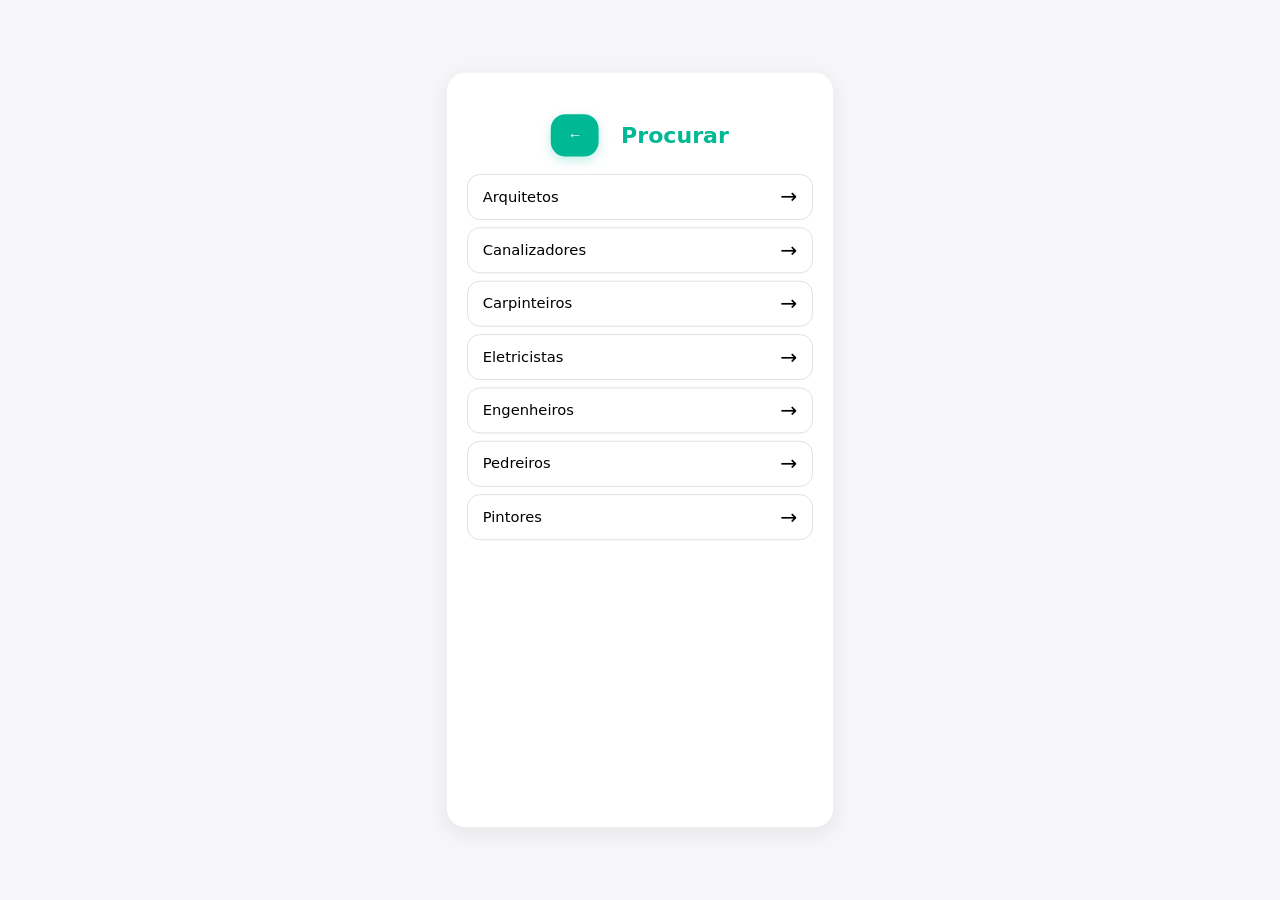
<file: search.html>
<!doctype html>
<html lang="pt">
<head>
  <meta charset="utf-8">
  <meta name="viewport" content="width=device-width,initial-scale=1">
  <title>Procurar Profissionais</title>
  <link rel="stylesheet" href="style.css">
  <script src="scripts/theme.js" defer></script>
  <script>
    const categorias = [
      "Arquitetos",
      "Canalizadores",
      "Carpinteiros",
      "Eletricistas",
      "Engenheiros",
      "Pedreiros",
      "Pintores"
    ];

    window.addEventListener('DOMContentLoaded', () => {
      const lista = document.getElementById('lista');
      if (!lista) return;

      categorias.forEach(c => {
        const item = document.createElement('div');
        item.className = 'input';
        item.style.cursor = 'pointer';
        item.style.alignItems = 'center';
        item.style.fontWeight = '500';
        item.style.marginTop = '8px'; // espaço vertical entre itens
        item.innerHTML = `
          <span>${c}</span>
          <span style="margin-left:auto;font-size:22px;">→</span>
        `;
        item.onclick = () => {
          if (c === "Arquitetos") location.href = "arquitetos.html";
          else alert("Página de " + c + " ainda não implementada.");
        };
        lista.appendChild(item);
      });
    });
  </script>
</head>

<body>
  <div class="app">
    <div class="card" role="main" aria-labelledby="searchTitle" style="justify-content:flex-start;">
      <div class="header">
        <button class="btn btn-primary" onclick="location.href='area.html'">←</button>
        <h2 id="searchTitle">Procurar</h2>
      </div>

      <!-- Lista de categorias, encostada ao título -->
      <div id="lista" style="margin-top: 0;"></div>
    </div>
  </div>
</body>
</html>
</file>
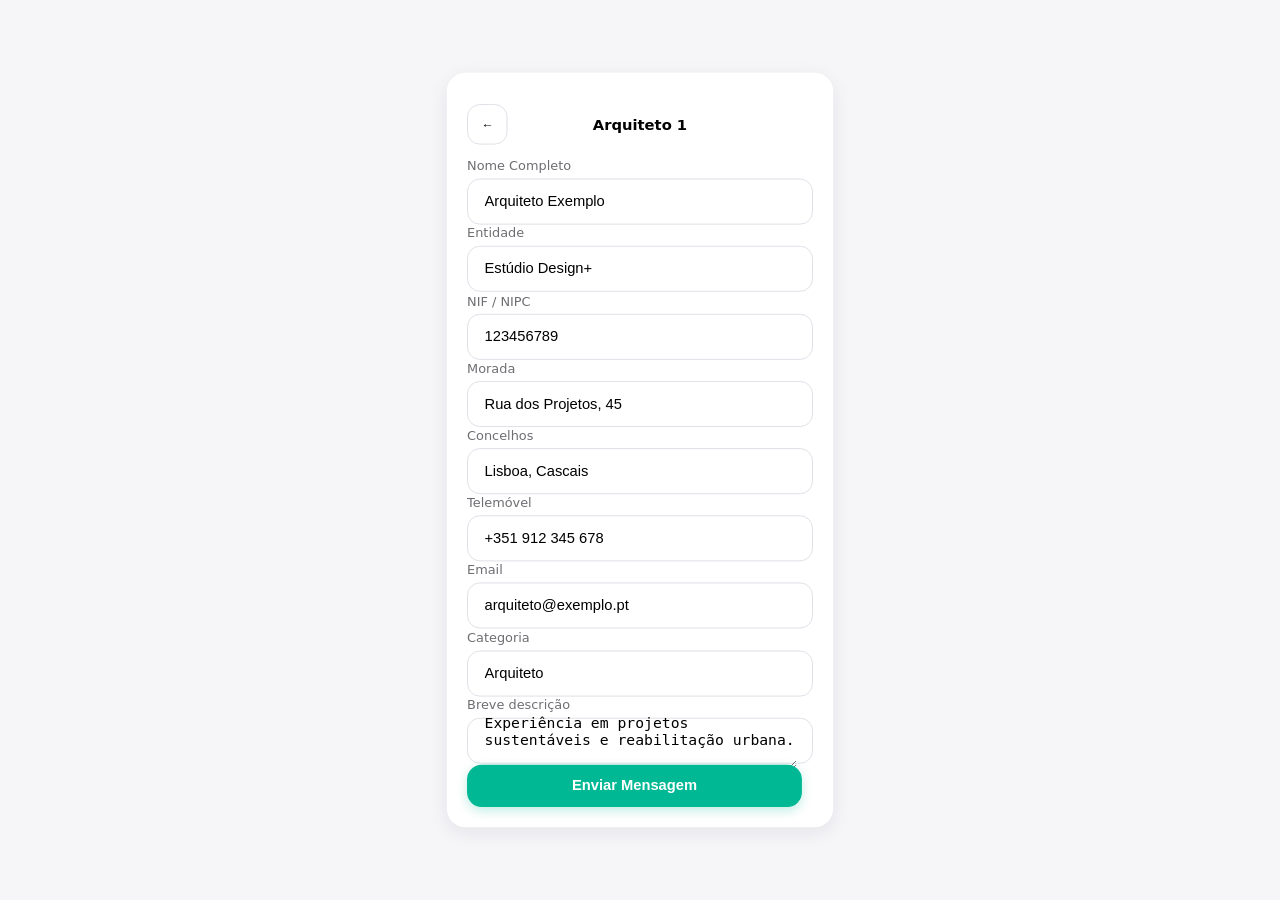
<file: worker-profile.html>
<!doctype html>
<html lang="pt">
<head>
  <meta charset="utf-8">
  <meta name="viewport" content="width=device-width,initial-scale=1">
  <title>Perfil Arquiteto</title>
  <link rel="stylesheet" href="style.css">
  <script>
    window.onload = () => {
      const params = new URLSearchParams(location.search);
      const i = params.get('i') || 0;
      document.getElementById('titulo').textContent = "Arquiteto " + (parseInt(i)+1);
    };
  </script>
</head>
<body>
  <div class="app">
    <div class="card">
      <div class="top-icons">
        <button class="icon-btn" onclick="location.href='arquitetos.html'">←</button>
        <div id="titulo" style="font-weight:700;">Arquiteto</div>
        <div style="width:44px"></div>
      </div>

      <div class="form-group"><div class="label">Nome Completo</div><div class="input"><input value="Arquiteto Exemplo"></div></div>
      <div class="form-group"><div class="label">Entidade</div><div class="input"><input value="Estúdio Design+"></div></div>
      <div class="form-group"><div class="label">NIF / NIPC</div><div class="input"><input value="123456789"></div></div>
      <div class="form-group"><div class="label">Morada</div><div class="input"><input value="Rua dos Projetos, 45"></div></div>
      <div class="form-group"><div class="label">Concelhos</div><div class="input"><input value="Lisboa, Cascais"></div></div>
      <div class="form-group"><div class="label">Telemóvel</div><div class="input"><input value="+351 912 345 678"></div></div>
      <div class="form-group"><div class="label">Email</div><div class="input"><input value="arquiteto@exemplo.pt"></div></div>
      <div class="form-group"><div class="label">Categoria</div><div class="input"><input value="Arquiteto"></div></div>

      <div class="form-group">
        <div class="label">Breve descrição</div>
        <div class="input">
          <textarea rows="3" placeholder="Breve resumo do arquiteto...">Experiência em projetos sustentáveis e reabilitação urbana.</textarea>
        </div>
      </div>

      <button class="btn btn-primary" onclick="location.href='chat.html'">Enviar Mensagem</button>
    </div>
  </div>
</body>
</html>
</file>
<file: style.css>
/* Modern & Accessible Theme (No blue used) */
:root{
  --bg: #f6f6f9;
  --card: #ffffff;
  --primary: #00b894;         /* green */
  --primary-soft: #e8fbf0;
  --secondary: #000000; 
  --muted: #6e6e73;            
  --danger: #e74c3c;
  --radius: 20px;
  --pad: 18px;
  --shadow: 0 6px 22px rgba(28, 28, 40, 0.08);
  --input-h: 50px;
  font-family: "Inter", system-ui, -apple-system, "Segoe UI", Roboto, Arial;
}

html,body{height:100%}

body{
  margin:0;
  background:var(--bg);
  -webkit-font-smoothing:antialiased;
  display:flex;
  align-items:center;
  justify-content:center;
  padding:20px;
}

/* Global link style */
a.app-link {
  color: var(--secondary);
  font-style: italic;
  text-decoration: underline;
}

/* App container */
.app {
  width: 100%;
  max-width: 420px;
  height: 820px;
  display: flex;
  align-items: center;
  justify-content: center;
}

/* Card - more modern */
.card {
  width:100%;
  height:100%;
  background:var(--card);
  border-radius:var(--radius);
  box-shadow:var(--shadow);
  padding:24px;
  overflow:auto;
}

/* Header icons */
.top-icons{
  display:flex;
  align-items:center;
  justify-content:space-between;
  margin-top:12px;
  margin-bottom:14px;
}
.icon-btn{
  width:44px;
  height:44px;
  display:flex;
  align-items:center;
  justify-content:center;
  border-radius:14px;
  background:#fff;
  border:1px solid #dedee5;
  cursor:pointer;
  transition: 0.2s ease;
}
.icon-btn:hover {
  background:#e7e7ef;
  transform: scale(1.05);
}

/* Make just the help icon glyph yellow (keep the button background unchanged) */
.icon-btn .help-icon{
  color: #f2b705;
  font-weight: 700;
  font-size: 18px;
  line-height: 1;
  display: inline-block;
}

.dark-theme .icon-btn .help-icon{
  color: #f2b705;
}

/* Labels and inputs */
.label{
  font-size:14px;
  color:var(--muted);
  margin-bottom:6px;
}
.input{
  width:100%;
  height:var(--input-h);
  border-radius:14px;
  border:1px solid #dedee5;
  padding:0 16px;
  display:flex;
  align-items:center;
  background:#fff;
  transition:0.25s ease;
}
.input:hover { border-color: var(--primary); }
.input:focus-within { 
  border-color: var(--primary); 
  box-shadow: 0 0 0 3px var(--primary-soft);
}
.input input,
.input textarea,
.input select {
  border:0;
  outline:none;
  width:100%;
  font-size:16px;
  background:transparent;
}
.input.multi-select{
  height:auto;
  align-items:flex-start;
  padding-top:10px;
  padding-bottom:10px;
}
.input select[multiple]{
  height:auto;
  min-height:140px;
  padding-top:6px;
  padding-bottom:6px;
  line-height:1.35;
}

/* Buttons - now violet palette */
.btn {
  display:inline-flex;
  align-items:center;
  justify-content:center;
  padding:14px 18px;
  border-radius:16px;
  cursor:pointer;
  border:0;
  font-weight:600;
  font-size:16px;
  transition:0.2s ease;
}
.btn-primary {
  background:var(--primary);
  color:#fff;
  box-shadow: 0 4px 12px rgba(0,184,148,0.25);
  margin-right: 12px;
}
.btn-primary:hover {
  background:#00a37a;
  transform: translateY(-1px);
}
.center-box .btn-primary {
  margin-top: 20px;
}
.btn-ghost {
  background:#fff;
  color:var(--primary);
  border:1px solid #dedee5;
}
.btn-ghost:hover {
  border-color: var(--primary);
  background: var(--primary-soft);
}

/* Disabled visuals */
.btn[disabled],
.btn[aria-disabled="true"] {
  opacity: .5;
  cursor: not-allowed;
}

/* Map area (also modernized) */
.map-box{
  border-radius: 16px;
  height: 360px;
  border:1px dashed #ccc;
  display:flex;
  align-items:center;
  justify-content:center;
  flex-direction:column;
  margin:0px 0;
  background:linear-gradient(
    180deg, 
    rgba(0,184,148,0.05),
    rgba(0,184,148,0.02)
  );
}

.aru-warning{
  margin:12px 0;
  padding:10px 12px;
  border-radius:12px;
  background:#fff3cd;
  color:#8a6d3b;
  border:1px solid #f5c06f;
  font-size:14px;
  line-height:1.4;
}

/* Footer */
.footer{
  margin-top:0px;
  display:flex;
  align-items:stretch;
  flex-direction:column;
  margin-bottom: 12px;
}

/* Navbar modern */
.navbar{
  display:flex;
  justify-content:space-around;
  margin-top:10px;
}
.nav-item{
  display:flex;
  flex-direction:column;
  align-items:center;
  color:var(--primary);
}
.nav-item button{
  all:unset;
  cursor:pointer;
  display:flex;
  flex-direction:column;
  align-items:center;
  padding:12px;
  border-radius:14px;
  transition:0.2s ease;
}
.nav-item button:hover{
  background:var(--primary-soft);
  transform:scale(1.06);
}

/* Responsiveness: Desktop Preview */
@media(min-width:900px){
  .app{ transform:scale(.92); }
}



/* Dark theme variables (top-level) */
.dark-theme {
  --bg: #181824;
  --card: #232336;
  --primary: #00b894; /* slightly brighter green */
  --primary-soft: #f1fff8;     /* lighter green-tinted background */
  --secondary: #f1fff8; 
  --muted: #b2b2c3;
  --danger: #ff7675;
  --shadow: 0 6px 22px rgba(28, 28, 40, 0.32);
}

.dark-theme body { background: var(--bg); }

.dark-theme .card { background: var(--card); box-shadow: var(--shadow); }

.dark-theme .icon-btn { background: #232336; color: var(--primary); box-shadow: 0 2px 8px rgba(28,28,40,0.12); }
.dark-theme .icon-btn { border:1px solid #44445a; }

.dark-theme .icon-btn:hover { background: #181824; }

/* Match top-icons spacing in dark theme as well */
.dark-theme .top-icons{
  margin-top:12px;
}

.dark-theme .input { background: #232336; border-color: #44445a; }

.dark-theme .input:hover,
.dark-theme .input:focus-within { border-color: var(--primary); box-shadow: 0 0 0 3px #232336; }

.dark-theme .label { color: var(--muted); }

.dark-theme .btn-primary { background: var(--primary); color: #232336; }

.dark-theme .btn-primary:hover { background: #6c5ce7; }

.dark-theme .btn-ghost { background: #232336; color: var(--primary); border-color: #44445a; }

.dark-theme .btn-ghost:hover { background: #181824; border-color: var(--primary); }

.dark-theme .map-box { background: linear-gradient(180deg, rgba(162,155,254,0.05), rgba(162,155,254,0.02)); border-color: #44445a; }

.dark-theme .footer { color: var(--muted); }

*{box-sizing:border-box}

/* Ensure user-entered text is readable in dark theme */
.dark-theme input,
.dark-theme textarea,
.dark-theme select,
.dark-theme .input input,
.dark-theme .input textarea,
.dark-theme .input select,
.dark-theme [contenteditable] {
  color: #ffffff;
}

.dark-theme ::placeholder {
  color: rgba(255,255,255,0.65);
}

/* Ensure dropdowns stay readable in dark theme */
.dark-theme .input select {
  background-color: transparent;
  color: #ffffff;
}

.dark-theme select option {
  background-color: #232336;
  color: #ffffff;
}

/* Styles moved from `area.html` */
.app {
  width: 100%;
  max-width: 420px;
  height: 820px;
  background: transparent;
  display: flex;
  align-items: center;
  justify-content: center;
}

.card {
  width: 100%;
  height: 100%;
  background: var(--card);
  border-radius: var(--radius);
  box-shadow: var(--shadow);
  padding: 22px;
  display: flex;
  flex-direction: column;
  justify-content: space-between;
}

.header {
  display: flex !important;
  align-items: center !important;
  justify-content: center !important;
  gap: 12px !important;
  width: 100%;
  margin-top: 12px;
}

.header select {
  width: auto !important;       /* deixa de ocupar a linha toda */
  flex: 1 1 0 !important;       /* permite encolher e expandir */
  max-width: 250px !important;  /* limite visual */
  border: 2px solid var(--primary);
  border-radius: 14px !important;
  padding: 10px 12px;
  text-align: center;
  text-align-last: center;
  font-weight: 600;
  background: #fff;
  color: var(--primary);
}



.header label{
  font-size:16px;
  color:#333;
}

.map-section{
  text-align:center;
  margin-top:10px;
}
.map-section h3{
  font-size:10px;
  color:#333;
  margin-bottom:5px;
}

/* Make all headings use the theme primary color */
h1,h2,h3,h4,h5,h6{
  color: var(--primary);
}

.map-box{
  height: 500px;
  width: 100%;
  border-radius:12px;
  border:1px dashed #d7dbe7;
  display:flex;
  flex-direction:column;
  justify-content:space-between;
  position:relative;
  background: linear-gradient(180deg, rgba(42,107,246,0.03), rgba(42,107,246,0.01));
  padding:10px;
  cursor:pointer;
}

.map-top{
  display:flex;
  justify-content:space-between;
  align-items:flex-start;
}

.alert-icon{
  width:36px; height:36px;
  background:var(--danger);
  color:#fff;
  font-weight:bold;
  border-radius:10px;
  display:flex; align-items:center; justify-content:center;
  font-size:20px;
}

.arrows{
  font-size:22px;
  color:var(--muted);
}

.zoom-controls{
  position:absolute;
  left:10px;
  bottom:60px;
  display:flex;
  flex-direction:column;
  gap:6px;
}

.zoom-btn{
  width:36px; height:36px;
  display:grid; place-items:center;
  background:#fff;
  border:1px solid #e6e9f0;
  border-radius:8px;
  font-weight:bold;
  font-size:20px;
  color:var(--primary);
  cursor:pointer;
}

.map-bottom{
  display:flex;
  justify-content:space-between;
  align-items:center;
  font-size:14px;
  color:var(--muted);
  margin-top:8px;
}

.navbar{
  display:flex;
  justify-content:space-around;
}

.nav-item{
  display:flex;
  flex-direction:column;
  align-items:center;
  gap:4px;
  color:var(--primary);
  font-size:14px;
}

.nav-item button{
  all:unset;
  cursor:pointer;
  display:flex;
  flex-direction:column;
  align-items:center;
  justify-content:center;
  padding:10px;
  border-radius:12px;
  transition: all 0.2s ease;
}

.nav-item button:hover{
  background:var(--primary-soft);
  transform:scale(1.05);
  color:var(--primary);
}

.nav-item span{
  font-size:20px;
}

/* Benefícios button */
#beneficiosBtn {
  background:var(--primary);
  color:#fff;
  border:none;
  border-radius:12px;
  padding:12px 18px;
  font-size:16px;
  font-weight:600;
  cursor:pointer;
  width:100%;
  margin-bottom:0px;
  transition: all 0.3s ease;
  opacity:0.4;             /* starts faded */
  pointer-events:none;      /* not clickable yet */
}
#beneficiosBtn.active {
  opacity:1;
  pointer-events:auto;      /* becomes clickable */
}
#beneficiosBtn:hover {
  background:#0f7a52;
}

/* Help dialog styles */
.help-panel{
  position:fixed;
  inset:0;
  display:none;
  align-items:center;
  justify-content:center;
  background: rgba(0,0,0,0.35);
  z-index: 1200;
}
.help-panel[aria-hidden="false"]{ display:flex; }
.help-content{
  background: var(--card);
  color: inherit;
  max-width: 760px;
  width: calc(100% - 48px);
  border-radius: 12px;
  padding: 18px 20px;
  box-shadow: 0 10px 30px rgba(0,0,0,0.24);
  position:relative;
}
.help-content p{ margin:0; line-height:1.45; color:var(--muted); }
.help-close{
  position:absolute;
  right:12px;
  top:10px;
  background:transparent;
  border:0;
  font-size:18px;
  cursor:pointer;
}

.header-row {
  display: flex;
  align-items: center;
  justify-content: center;
  gap: 12px;
  margin-top: 24px;
}

/* Select estilizado */
.header-row select {
  flex: 1;                    /* ocupa o espaço disponível */
  max-width: 260px;           /* evita crescer demais */
  border: 2px solid var(--primary);
  border-radius: 14px;
  padding: 10px 14px;
  font-size: 16px;
  color: var(--primary);
  background: #fff;
  font-weight: 600;
  text-align: center;
  text-align-last: center;
  transition: 0.25s ease;
}

/* Botão '?' */
.help-btn {
  width: 42px !important;
  height: 42px !important;
  border-radius: 12px !important;
  border: 2px solid var(--primary) !important;
  background: #fff;
  color: var(--primary) !important;
  display: flex !important;
  align-items: center !important;
  justify-content: center !important;
  font-size: 20px !important;
  cursor: pointer;
  margin-right: 12px;
}


.help-btn:hover {
  background: var(--primary-soft);
  transform: scale(1.05);
}


/* ARU Warning Box */
.aru-warning {
  display: none;                  /* starts hidden */
  color: #e74c3c;
  text-align: center;
  font-weight: 600;
  margin: 6px 0 0px 0;
  border: 2px solid #f1b0ac;
  border-radius: 10px;
  
  /* horizontal alignment */
  display: flex;
  justify-content: center;
  align-items: center;
}

.nav-item {
  display: flex;
  flex-direction: column;
  align-items: center;
}

.nav-item button {
  all: unset;
  cursor: pointer;
  display: flex;
  flex-direction: column;
  align-items: center;
  gap: 4px;
  padding: 10px;
  border-radius: 12px;
  transition: 0.2s ease;
}

.nav-item button:hover {
  background: var(--primary-soft);
  transform: scale(1.07);
}

.nav-item svg {
  display: block;
}

.footer .navbar .nav-item .nav-label {
  margin-top: 0;
  font-size: 14px;
  color: var(--primary);
  font-weight: 500;
  text-transform: lowercase;
}

body.pdf-page {
  display: block;
  padding: 20px;
}


.pdf-card {
  width: 100%;
  background: var(--card);
  border-radius: var(--radius);
  box-shadow: var(--shadow);

  /* AQUI ESTÁ A CHAVE */
  padding-top: 80px; /* ou 100px, conforme a altura real do header */
}


.pdf-frame {
  width: 100%;
  height: calc(100vh - 120px); /* Deduz a altura do header */
  border: none;
}

/* PDF page layout refinements */
body.pdf-page {
  background: var(--bg);
}

body.pdf-page .header,
body.pdf-page .pdf-card {
  max-width: 420px;
  margin: 0 auto;
}

body.pdf-page .pdf-card {
  overflow: hidden;
  margin-top: 16px;
  margin-bottom: 40px;  /* space below the frame */
  padding-top: 0;       /* remove inner top gap */
}

body.pdf-page .pdf-frame {
  height: calc(100vh - 200px);  /* header + bottom margin space */
  display: block;
}
</file>
